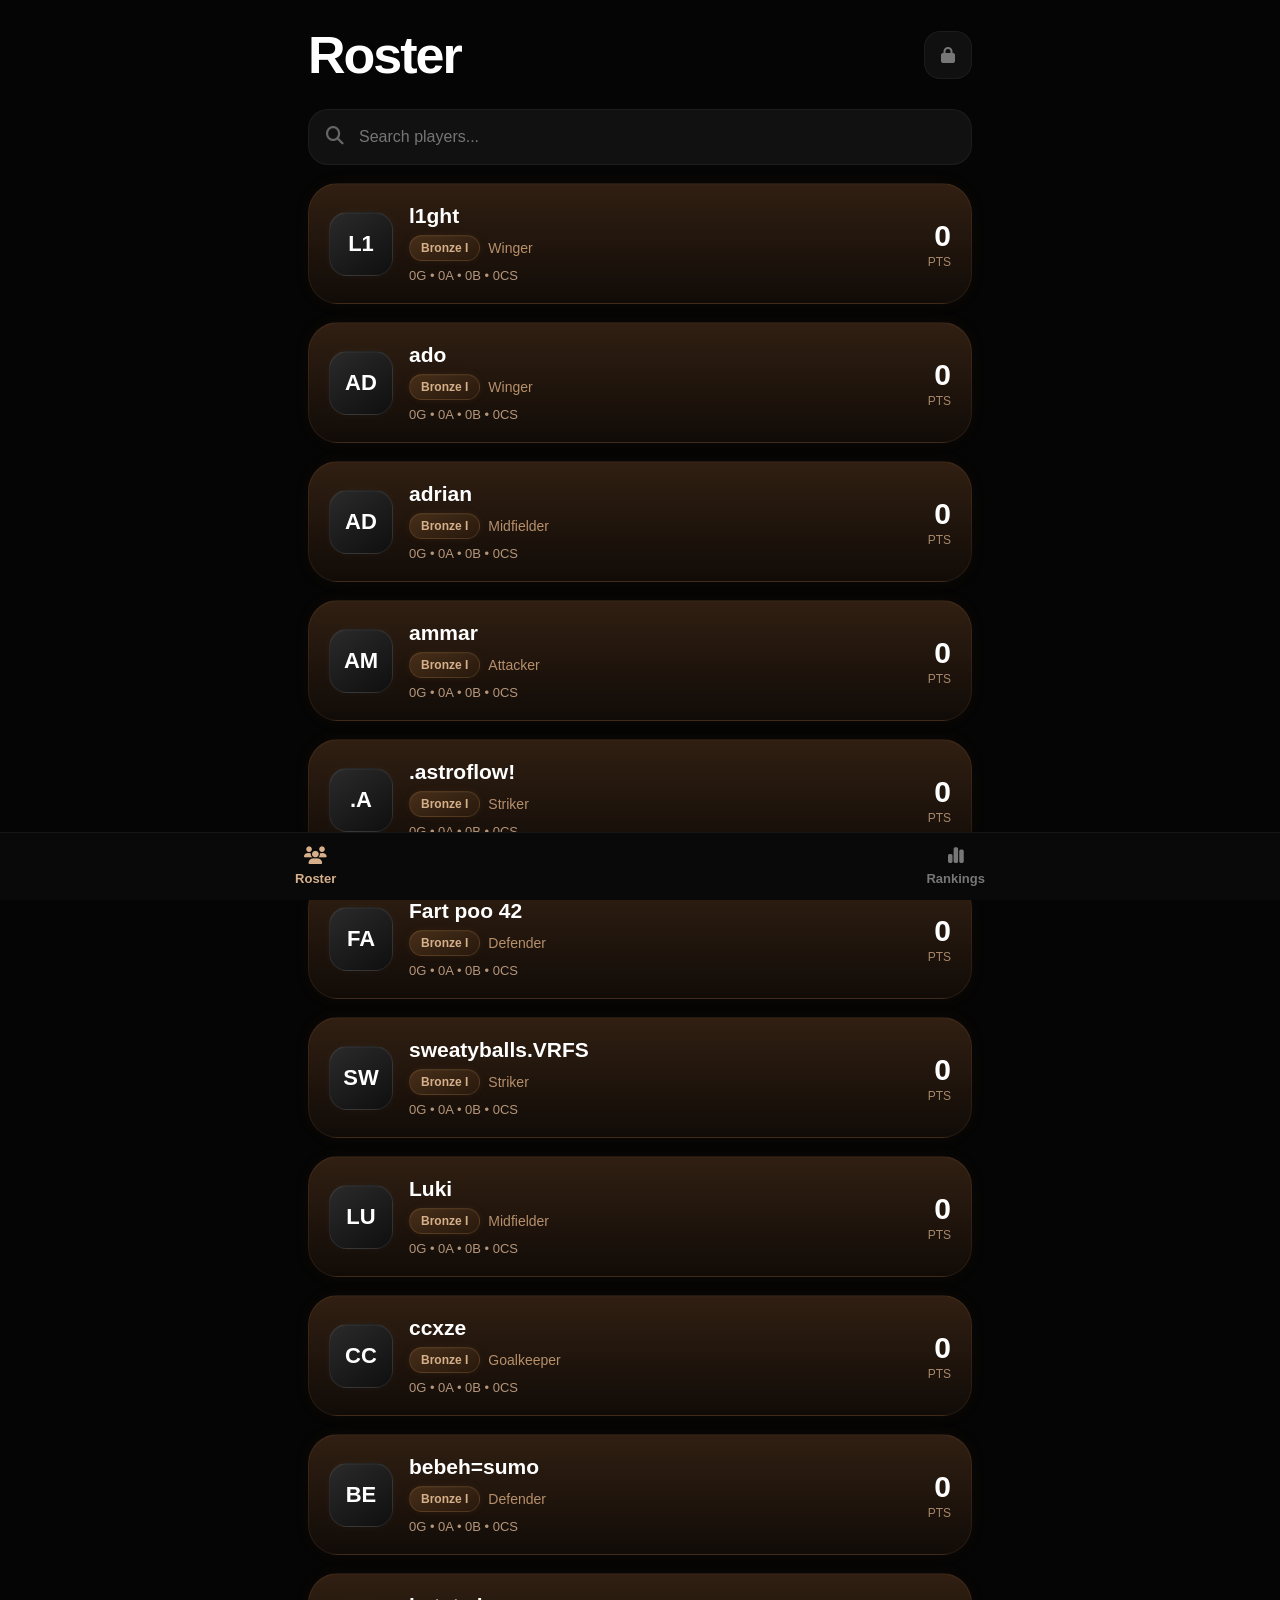
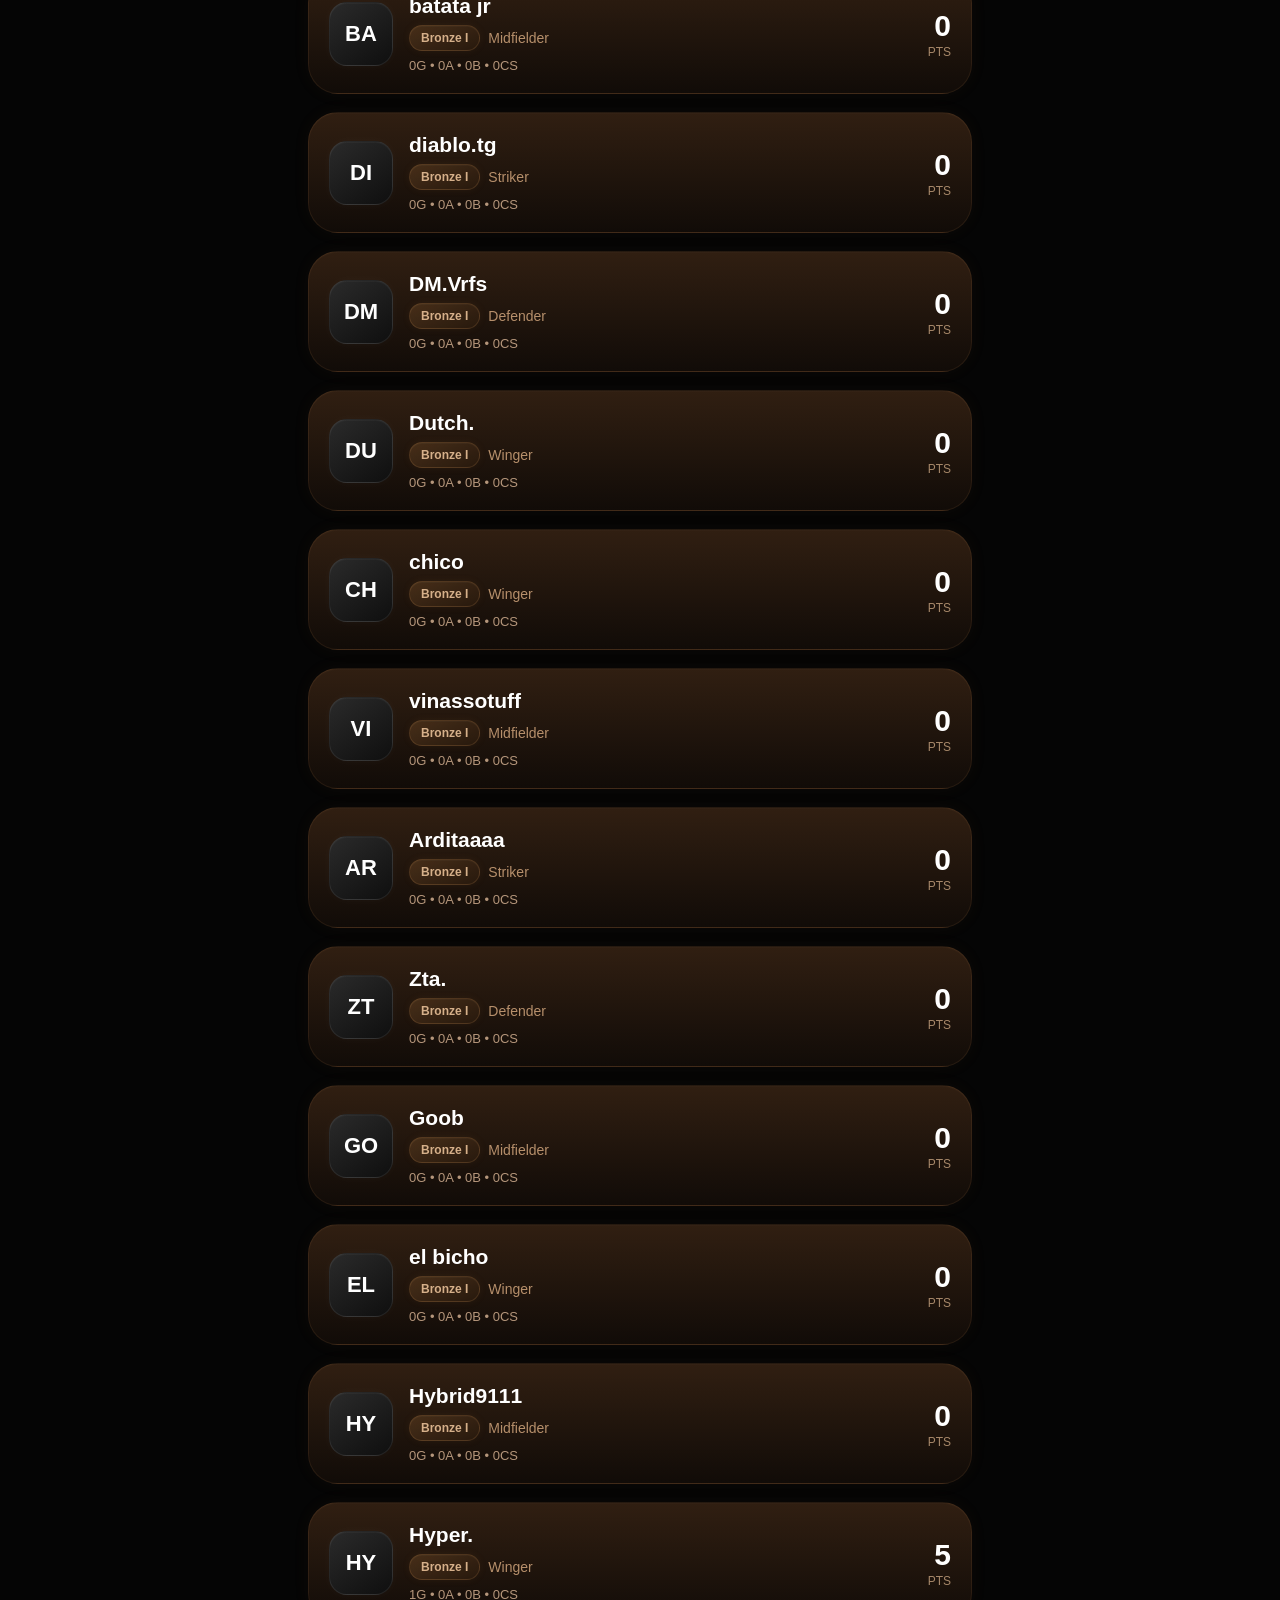
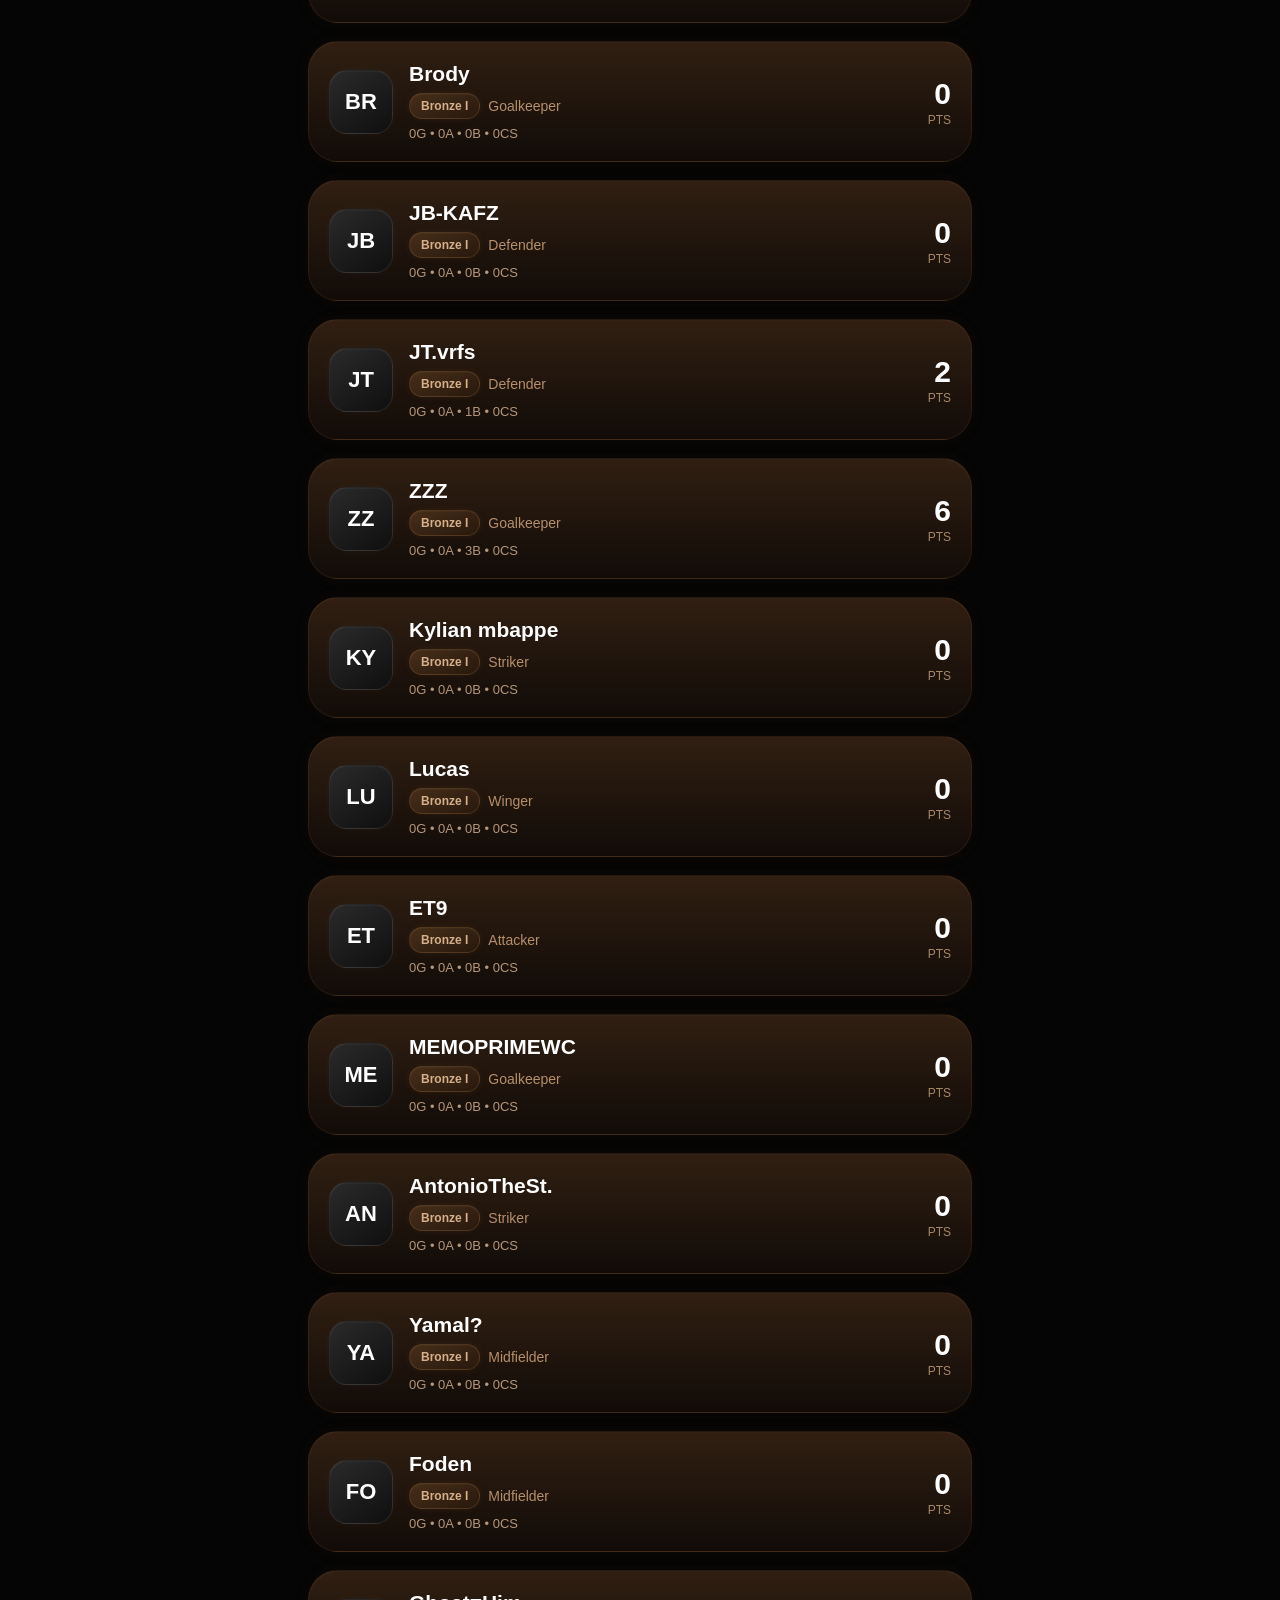
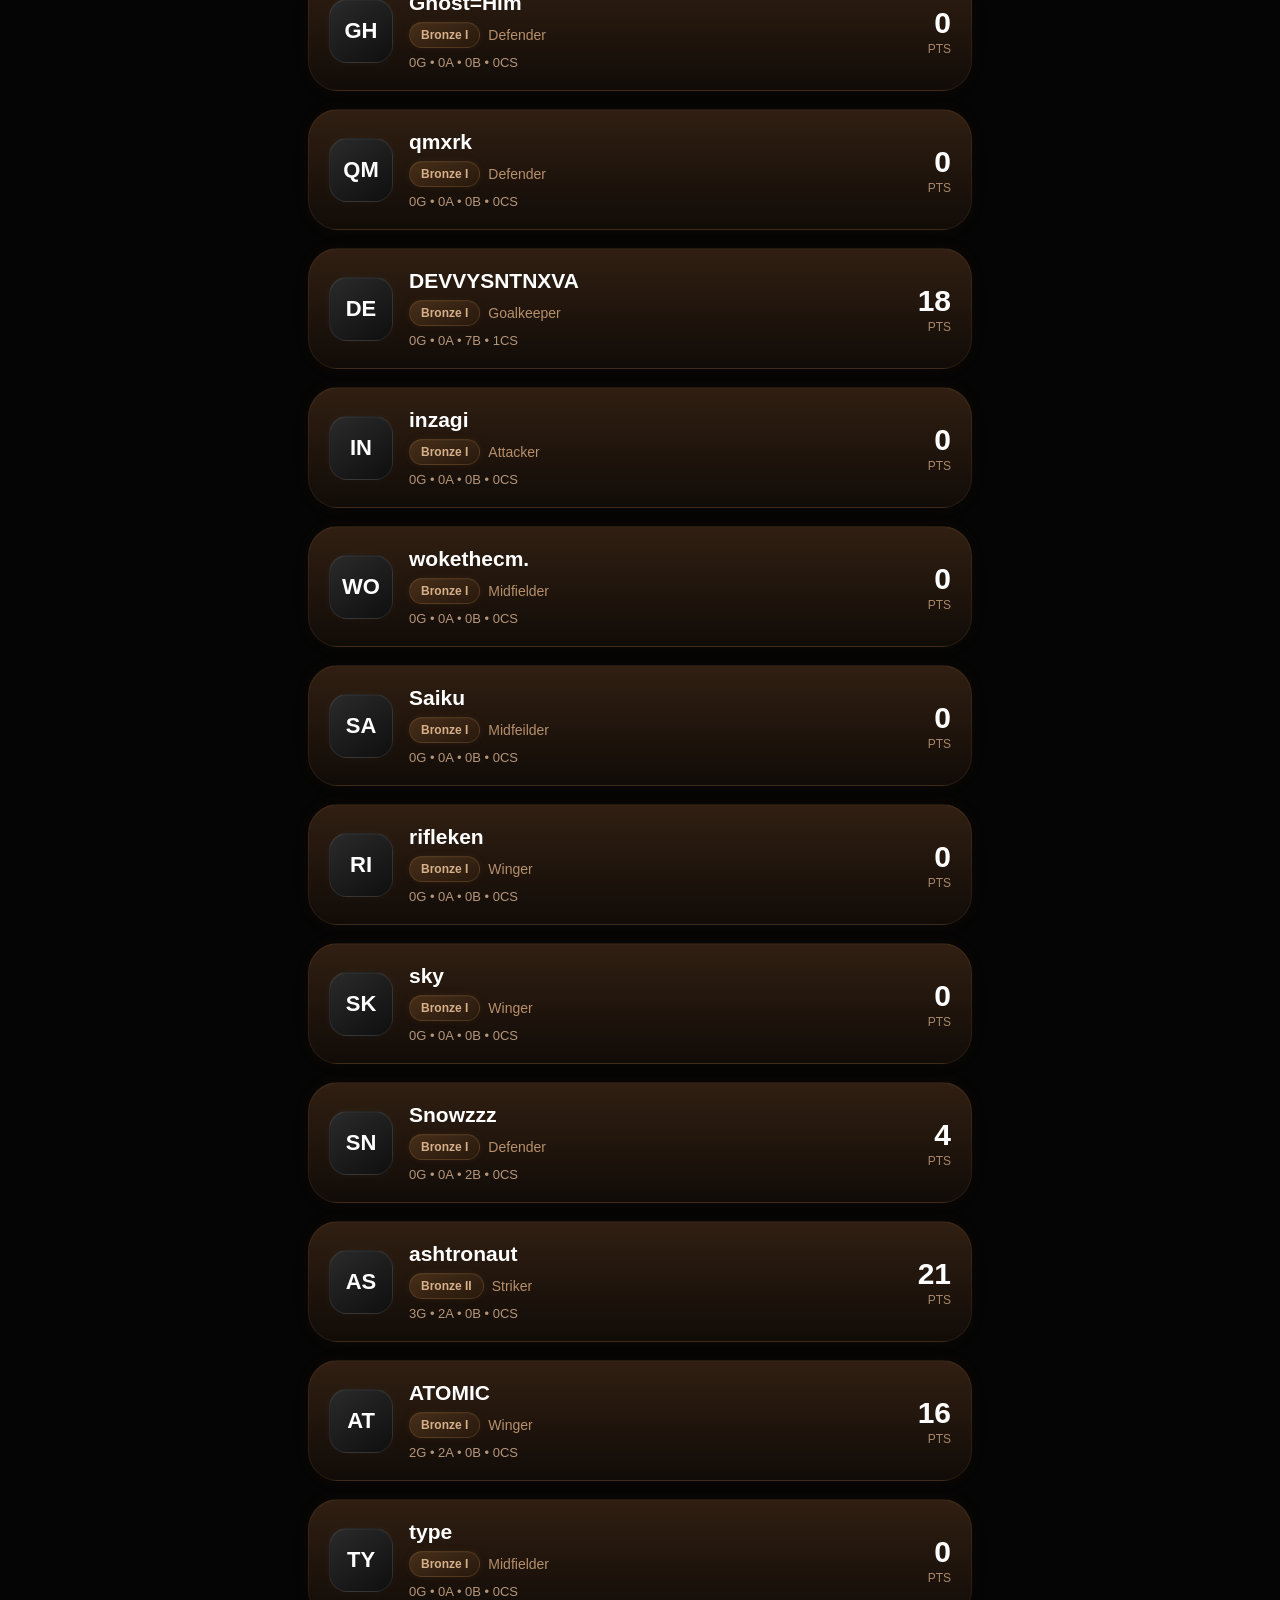
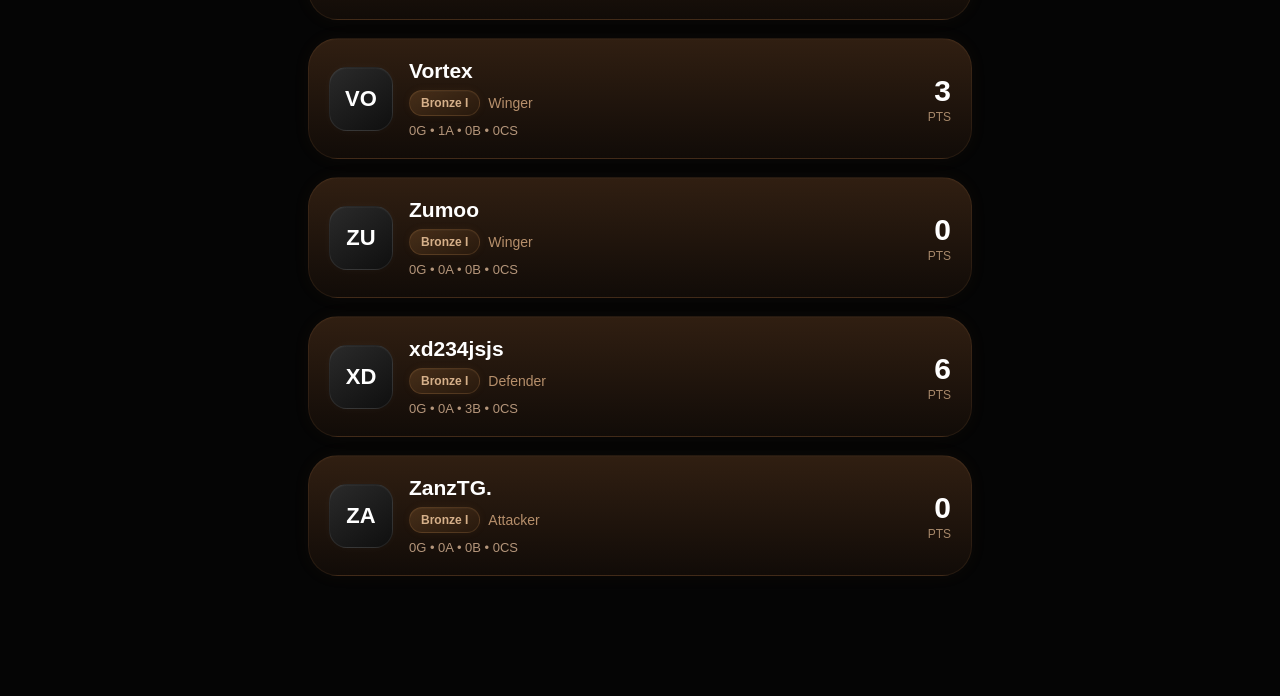
<file: index.html>
<!DOCTYPE html>
<html lang="en">
<head>

<meta charset="UTF-8">
<meta name="viewport"
content="width=device-width, initial-scale=1.0">

<title>RPSG Stats</title>

<link rel="stylesheet"
href="https://cdnjs.cloudflare.com/ajax/libs/font-awesome/6.5.1/css/all.min.css">

<style>

*{
margin:0;
padding:0;
box-sizing:border-box;
font-family:Arial,sans-serif;
}

body{
background:#050505;
color:white;
overflow-x:hidden;
}

/* MAIN */

.container{
padding:25px 18px 120px;
max-width:700px;
margin:auto;
}

/* TOP */

.top{
display:flex;
justify-content:space-between;
align-items:center;
}

.top h1{
font-size:52px;
font-weight:bold;
letter-spacing:-2px;
}

/* LOCK */

.lock-btn{
width:48px;
height:48px;
background:#101010;
border-radius:16px;
display:flex;
align-items:center;
justify-content:center;
color:#777;
border:1px solid rgba(255,255,255,0.05);
}

/* SEARCH */

.search-box{
margin-top:24px;
position:relative;
}

.search-icon{
position:absolute;
left:18px;
top:18px;
color:#666;
font-size:18px;
}

.search-box input{
width:100%;
background:#111;
border:1px solid rgba(255,255,255,0.05);
border-radius:20px;
padding:18px 18px 18px 50px;
color:white;
font-size:16px;
outline:none;
transition:0.3s;
}

.search-box input:focus{
border-color:rgba(255,255,255,0.12);
}

/* PLAYER LIST */

#playerList{
margin-top:12px;
}

/* PLAYER CARD */

.player-card{
background:
linear-gradient(
180deg,
rgba(55,35,20,0.88),
rgba(18,12,8,0.96)
);
border-radius:30px;
padding:20px;
margin-top:18px;
display:flex;
justify-content:space-between;
align-items:center;
cursor:pointer;
transition:0.3s;
border:1px solid rgba(210,150,90,0.10);
box-shadow:
0 0 18px rgba(180,120,60,0.05),
inset 0 1px 1px rgba(255,255,255,0.02);
}

.player-card:hover{
transform:translateY(-4px);
border-color:rgba(210,150,90,0.18);
box-shadow:
0 0 26px rgba(180,120,60,0.10);
}

/* LEFT */

.player-left{
display:flex;
align-items:center;
gap:16px;
}

/* PFP */

.player-pfp{
width:64px;
height:64px;
border-radius:18px;
background:linear-gradient(145deg,#2a2a2a,#0f0f0f);
border:1px solid rgba(255,255,255,0.08);
display:flex;
align-items:center;
justify-content:center;
font-weight:700;
font-size:22px;
color:white;
box-shadow:
0 0 12px rgba(255,255,255,0.03),
inset 0 1px 1px rgba(255,255,255,0.04);
transition:0.3s;
}

.player-card:hover .player-pfp{
transform:scale(1.04);
}

/* NAME */

.player-name{
font-size:21px;
font-weight:bold;
}

/* ROW */

.player-row{
display:flex;
gap:8px;
margin-top:7px;
align-items:center;
flex-wrap:wrap;
}

/* BRONZE BUBBLE */

.rank{
background:linear-gradient(
145deg,
rgba(180,120,60,0.25),
rgba(90,55,25,0.18)
);
border:1px solid rgba(210,150,90,0.18);
padding:5px 11px;
border-radius:14px;
font-size:12px;
font-weight:600;
color:#d6b08a;
box-shadow:
0 0 8px rgba(180,120,60,0.08),
inset 0 1px 1px rgba(255,255,255,0.03);
}

/* POSITION */

.position{
font-size:14px;
color:#b68f6b;
}

/* STATS */

.player-stats{
margin-top:7px;
font-size:13px;
color:#b5967b;
}

/* RIGHT */

.player-right{
text-align:right;
}

.points{
font-size:30px;
font-weight:bold;
color:white;
}

.pts{
font-size:12px;
color:#a68769;
margin-top:2px;
}

/* BOTTOM NAV */

.bottom-nav{
position:fixed;
bottom:0;
left:0;
width:100%;
background:#090909;
border-top:1px solid rgba(255,255,255,0.05);
display:flex;
justify-content:space-around;
padding:14px 0;
backdrop-filter:blur(10px);
}

.nav-item{
text-align:center;
color:#777;
font-size:13px;
font-weight:bold;
}

.nav-item i{
display:block;
font-size:18px;
margin-bottom:6px;
}

.active{
color:#d6b08a;
}

/* MOBILE */

@media(max-width:768px){

.top h1{
font-size:44px;
}

.player-name{
font-size:19px;
}

.player-card{
padding:18px;
}

.player-pfp{
width:58px;
height:58px;
font-size:20px;
}

}

</style>

</head>

<body>

<div class="container">

<!-- TOP -->
<div class="top">

<h1>Roster</h1>

<div class="lock-btn">
<i class="fa-solid fa-lock"></i>
</div>

</div>

<!-- SEARCH -->
<div class="search-box">

<i class="fa-solid fa-magnifying-glass search-icon"></i>

<input
type="text"
id="search"
placeholder="Search players...">

</div>

<!-- PLAYERS -->
<div id="playerList"></div>

</div>

<!-- BOTTOM NAV -->
<div class="bottom-nav">

<div class="nav-item active">
<i class="fa-solid fa-users"></i>
Roster
</div>

<div class="nav-item">
<i class="fa-solid fa-chart-simple"></i>
Rankings
</div>

</div>

<!-- DATABASE -->
<script src="players.js"></script>

<script>

const playerList =
document.getElementById("playerList");

/* LOAD PLAYERS */

Object.keys(players).forEach(player => {

const data =
players[player];

const initials =
player.substring(0,2).toUpperCase();

playerList.innerHTML += `

<div class="player-card"
onclick="window.location.href='player.html?name=${encodeURIComponent(player)}'">

<div class="player-left">

<div class="player-pfp">
${initials}
</div>

<div>

<div class="player-name">
${player}
</div>

<div class="player-row">

<div class="rank">
${data.rank}
</div>

<div class="position">
${data.position}
</div>

</div>

<div class="player-stats">

${data.goals}G •
${data.assists}A •
${data.blocks}B •
${data.cleansheets}CS

</div>

</div>

</div>

<div class="player-right">

<div class="points">
${data.points}
</div>

<div class="pts">
PTS
</div>

</div>

</div>

`;

});

/* SEARCH */

document.getElementById("search")
.addEventListener("input",e=>{

let value =
e.target.value.toLowerCase();

let cards =
document.querySelectorAll(".player-card");

cards.forEach(card=>{

let name =
card.querySelector(".player-name")
.innerText.toLowerCase();

if(name.includes(value)){
card.style.display="flex";
}
else{
card.style.display="none";
}

});

});

</script>

</body>
</html>
</file>
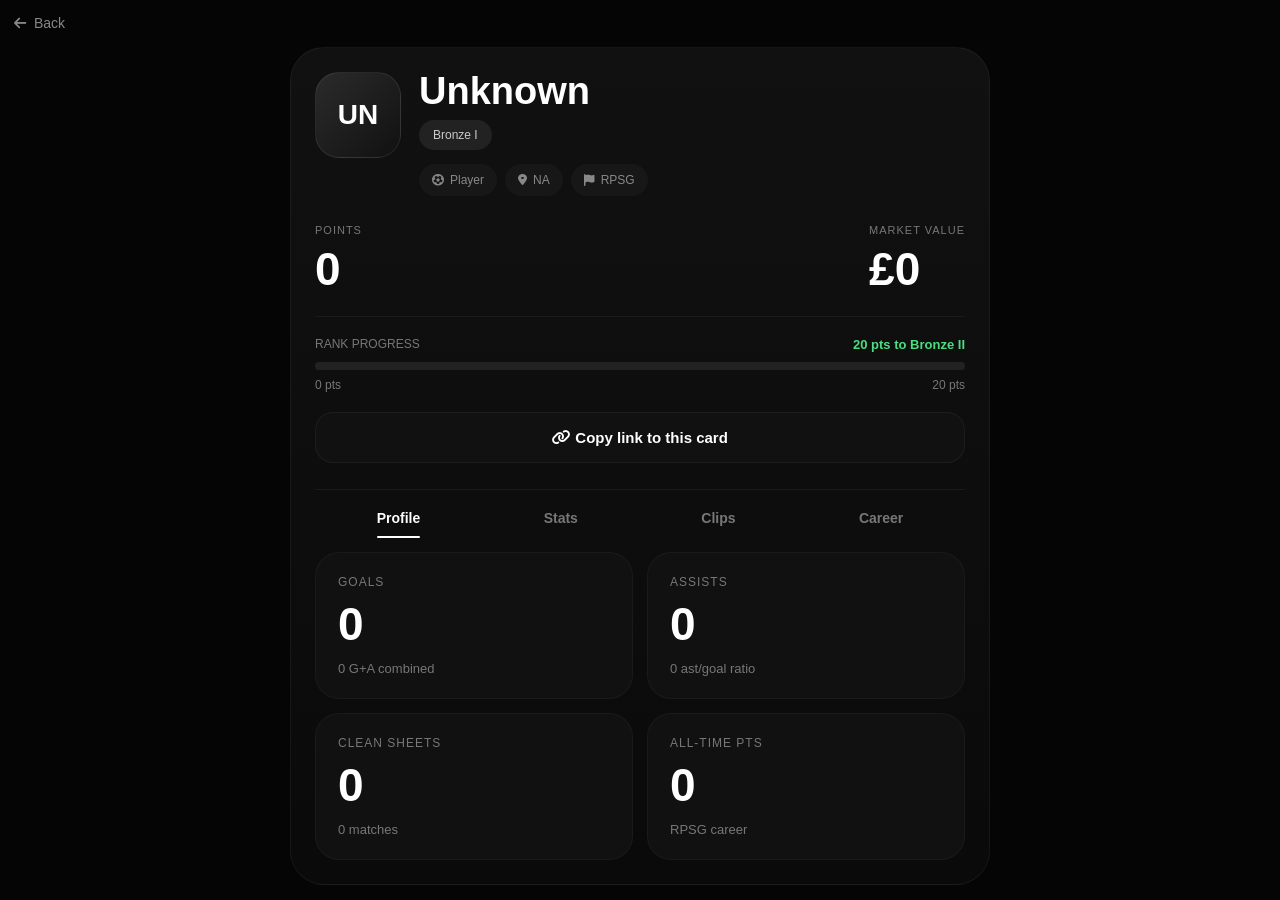
<file: player.html>
<!DOCTYPE html>
<html lang="en">
<head>

<meta charset="UTF-8">

<meta name="viewport"
content="width=device-width, initial-scale=1.0">

<title>RPSG Player</title>

<link rel="stylesheet"
href="https://cdnjs.cloudflare.com/ajax/libs/font-awesome/6.5.1/css/all.min.css">

<style>

*{
margin:0;
padding:0;
box-sizing:border-box;
font-family:Arial,sans-serif;
}

body{
background:#050505;
color:white;
padding:14px;
overflow-x:hidden;
}

/* BACK */

.back-btn{
display:inline-flex;
align-items:center;
gap:8px;
margin-bottom:16px;
color:#888;
text-decoration:none;
font-size:14px;
}

/* MAIN CARD */

.profile-card{
max-width:700px;
margin:auto;
background:linear-gradient(180deg,#111,#0a0a0a);
border-radius:34px;
padding:24px;
border:1px solid rgba(255,255,255,0.05);
}

/* TOP */

.top{
display:flex;
align-items:flex-start;
gap:18px;
}

/* PFP */

.pfp{
width:86px;
height:86px;
border-radius:24px;
background:linear-gradient(135deg,#2b2b2b,#111);
border:1px solid rgba(255,255,255,0.08);
display:flex;
align-items:center;
justify-content:center;
font-size:28px;
font-weight:bold;
color:white;
}

/* NAME */

.player-name{
font-size:38px;
font-weight:bold;
line-height:1;
}

/* RANK */

.rank{
display:inline-block;
margin-top:10px;
background:#222;
padding:8px 14px;
border-radius:16px;
font-size:12px;
color:#ccc;
}

/* TAGS */

.tags{
display:flex;
gap:8px;
flex-wrap:wrap;
margin-top:14px;
}

.tag{
background:#171717;
padding:9px 13px;
border-radius:16px;
font-size:12px;
color:#888;
display:flex;
align-items:center;
gap:6px;
}

/* MAIN STATS */

.main-stats{
display:flex;
justify-content:space-between;
margin-top:28px;
padding-bottom:20px;
border-bottom:1px solid rgba(255,255,255,0.05);
}

.stat-title{
font-size:11px;
letter-spacing:1px;
color:#777;
}

.stat-big{
font-size:46px;
font-weight:bold;
margin-top:6px;
}

/* PROGRESS */

.progress-section{
margin-top:20px;
}

.progress-top{
display:flex;
justify-content:space-between;
margin-bottom:10px;
}

.progress-title{
font-size:12px;
color:#777;
}

.progress-rank{
font-size:13px;
font-weight:bold;
color:#4ade80;
}

.progress-bar{
width:100%;
height:8px;
background:#222;
border-radius:999px;
overflow:hidden;
}

.progress-fill{
width:0%;
height:100%;
background:white;
border-radius:999px;
}

.progress-bottom{
display:flex;
justify-content:space-between;
margin-top:8px;
font-size:12px;
color:#777;
}

/* SHARE */

.share-btn{
margin-top:20px;
width:100%;
background:#111;
border:none;
padding:16px;
border-radius:18px;
color:white;
font-weight:bold;
font-size:15px;
cursor:pointer;
border:1px solid rgba(255,255,255,0.05);
}

/* TABS */

.tabs{
display:flex;
justify-content:space-around;
margin-top:26px;
padding-top:20px;
border-top:1px solid rgba(255,255,255,0.05);
}

.tab{
color:#777;
font-size:14px;
font-weight:bold;
position:relative;
}

.active-tab{
color:white;
}

.active-tab::after{
content:"";
position:absolute;
bottom:-12px;
left:0;
width:100%;
height:2px;
background:white;
border-radius:999px;
}

/* GRID */

.stats-grid{
display:grid;
grid-template-columns:1fr 1fr;
gap:14px;
margin-top:26px;
}

/* BOX */

.stat-box{
background:#111;
border-radius:24px;
padding:22px;
border:1px solid rgba(255,255,255,0.04);
}

.stat-small{
font-size:12px;
color:#777;
letter-spacing:1px;
}

.stat-number{
font-size:46px;
font-weight:bold;
margin-top:8px;
}

.stat-desc{
margin-top:10px;
font-size:13px;
color:#777;
}

/* MOBILE */

@media(max-width:768px){

.player-name{
font-size:30px;
}

.pfp{
width:78px;
height:78px;
font-size:24px;
}

.stat-big{
font-size:38px;
}

.stat-number{
font-size:38px;
}

.stats-grid{
gap:12px;
}

}

</style>

</head>

<body>

<a href="index.html"
class="back-btn">

<i class="fa-solid fa-arrow-left"></i>
Back

</a>

<div class="profile-card">

<!-- TOP -->
<div class="top">

<div class="pfp"
id="profilePic">
</div>

<div>

<div class="player-name"
id="playerName">
Loading...
</div>

<div class="rank"
id="playerRank">
Bronze I
</div>

<div class="tags">

<div class="tag">
<i class="fa-solid fa-futbol"></i>
Player
</div>

<div class="tag">
<i class="fa-solid fa-location-dot"></i>
NA
</div>

<div class="tag">
<i class="fa-solid fa-flag"></i>
RPSG
</div>

</div>

</div>

</div>

<!-- MAIN STATS -->
<div class="main-stats">

<div>

<div class="stat-title">
POINTS
</div>

<div class="stat-big"
id="points">
0
</div>

</div>

<div>

<div class="stat-title">
MARKET VALUE
</div>

<div class="stat-big"
id="value">
£0
</div>

</div>

</div>

<!-- PROGRESS -->
<div class="progress-section">

<div class="progress-top">

<div class="progress-title">
RANK PROGRESS
</div>

<div class="progress-rank">
20 pts to Bronze II
</div>

</div>

<div class="progress-bar">

<div class="progress-fill"
id="progressFill">
</div>

</div>

<div class="progress-bottom">

<div>0 pts</div>

<div>20 pts</div>

</div>

</div>

<!-- SHARE -->
<button
class="share-btn"
onclick="copyLink()">

<i class="fa-solid fa-link"></i>
Copy link to this card

</button>

<!-- TABS -->
<div class="tabs">

<div class="tab active-tab">
Profile
</div>

<div class="tab">
Stats
</div>

<div class="tab">
Clips
</div>

<div class="tab">
Career
</div>

</div>

<!-- STATS -->
<div class="stats-grid">

<div class="stat-box">

<div class="stat-small">
GOALS
</div>

<div class="stat-number"
id="goals">
0
</div>

<div class="stat-desc">
0 G+A combined
</div>

</div>

<div class="stat-box">

<div class="stat-small">
ASSISTS
</div>

<div class="stat-number"
id="assists">
0
</div>

<div class="stat-desc">
0 ast/goal ratio
</div>

</div>

<div class="stat-box">

<div class="stat-small">
CLEAN SHEETS
</div>

<div class="stat-number"
id="cleansheets">
0
</div>

<div class="stat-desc">
0 matches
</div>

</div>

<div class="stat-box">

<div class="stat-small">
ALL-TIME PTS
</div>

<div class="stat-number"
id="blocks">
0
</div>

<div class="stat-desc">
RPSG career
</div>

</div>

</div>

</div>

<script src="players.js"></script>

<script>

const params =
new URLSearchParams(window.location.search);

const playerName =
decodeURIComponent(
params.get("name") || "Unknown"
);

const player =
players[playerName] || {

rank:"Bronze I",
points:0,
goals:0,
assists:0,
blocks:0,
cleansheets:0,
value:"£0"

};

/* LOAD PLAYER */

document.getElementById("playerName")
.textContent = playerName;

document.getElementById("profilePic")
.textContent =
playerName.substring(0,2).toUpperCase();

document.getElementById("playerRank")
.textContent =
player.rank;

document.getElementById("points")
.textContent =
player.points;

document.getElementById("value")
.textContent =
player.value;

document.getElementById("goals")
.textContent =
player.goals;

document.getElementById("assists")
.textContent =
player.assists;

document.getElementById("blocks")
.textContent =
player.blocks;

document.getElementById("cleansheets")
.textContent =
player.cleansheets;

/* PROGRESS */

let progress =
(player.points / 20) * 100;

document.getElementById("progressFill")
.style.width =
progress + "%";

/* SHARE */

function copyLink(){

navigator.clipboard.writeText(
window.location.href
);

alert("Profile link copied!");

}

</script>

</body>
</html>
</file>
